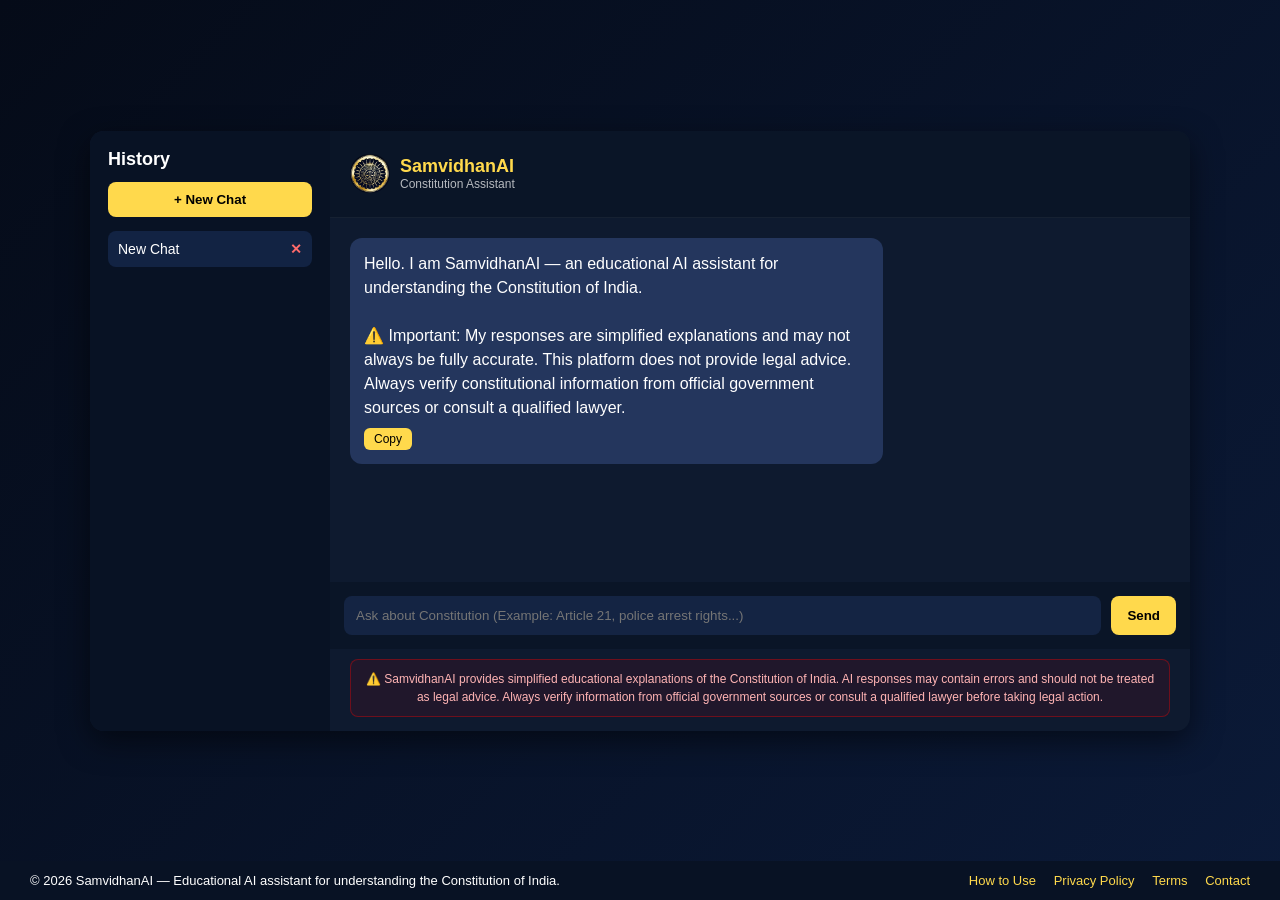
<file: templates/index.html>
<!DOCTYPE html>
<html lang="en">

<head>

<meta charset="UTF-8">

<!-- MOBILE RESPONSIVE -->
<meta name="viewport" content="width=device-width, initial-scale=1.0">

<title>SamvidhanAI</title>

<link rel="stylesheet" href="/static/style.css">

</head>

<body>

<div class="app-container">
<div class="chat-app">

<!-- SIDEBAR -->

<div class="sidebar">

<h3>History</h3>

<button class="new-chat" onclick="newChat()">+ New Chat</button>

<div id="history" class="history"></div>

</div>

<!-- CHAT AREA -->

<div class="chat-main">

<div class="chat-header">

<img src="/static/logo.png" class="logo">

<div>
<div class="title">SamvidhanAI</div>
<div class="subtitle">Constitution Assistant</div>
</div>

</div>

<div id="chat" class="chat"></div>

<div class="input-area">

<input id="user-input"
placeholder="Ask about Constitution (Example: Article 21, police arrest rights...)">

<button id="send-btn">Send</button>

</div>

<!-- LEGAL WARNING -->

<div class="legal-warning">

⚠️ SamvidhanAI provides simplified educational explanations of the Constitution of India.
AI responses may contain errors and should not be treated as legal advice.
Always verify information from official government sources or consult a qualified lawyer before taking legal action.

</div>

</div>
</div>
</div>

<footer class="site-footer">

<div>
© 2026 SamvidhanAI — Educational AI assistant for understanding the Constitution of India.
</div>

<div class="footer-links">
<a href="/how-to-use">How to Use</a>
<a href="/privacy">Privacy Policy</a>
<a href="/terms">Terms</a>
<a href="/contact">Contact</a>
</div>

</footer>

<script>

/* ELEMENTS */

const chat = document.getElementById("chat")
const input = document.getElementById("user-input")
const sendBtn = document.getElementById("send-btn")

/* STORAGE */

let chats = JSON.parse(localStorage.getItem("samvidhan_chats")) || []
let currentChat = null

/* SCROLL */

function scrollDown(){
chat.scrollTop = chat.scrollHeight
}

/* USER MESSAGE */

function addUserMessage(text){

const row = document.createElement("div")
row.className = "user-row"

const bubble = document.createElement("div")
bubble.className = "user-bubble"
bubble.innerText = text

row.appendChild(bubble)
chat.appendChild(row)

scrollDown()
}

/* BOT MESSAGE */

function addBotMessage(text){

const row = document.createElement("div")
row.className = "bot-row"

const bubble = document.createElement("div")
bubble.className = "bot-bubble"
bubble.innerText = text

const copy = document.createElement("button")
copy.className = "copy-btn"
copy.innerText = "Copy"

copy.onclick = () => navigator.clipboard.writeText(text)

bubble.appendChild(document.createElement("br"))
bubble.appendChild(copy)

row.appendChild(bubble)
chat.appendChild(row)

scrollDown()
}

/* TYPING */

function showTyping(){

const row = document.createElement("div")
row.className = "bot-row"
row.id = "typing"

const bubble = document.createElement("div")
bubble.className = "bot-bubble"
bubble.innerText = "Typing..."

row.appendChild(bubble)

chat.appendChild(row)

scrollDown()
}

function removeTyping(){
const t = document.getElementById("typing")
if(t) t.remove()
}

/* SEND MESSAGE */

async function sendMessage(){

const question = input.value.trim()

if(!question) return

addUserMessage(question)

input.value = ""

showTyping()

try{

const response = await fetch(`/api/ask?q=${encodeURIComponent(question)}`)
const data = await response.json()

removeTyping()

addBotMessage(data.answer)

/* SAVE MESSAGE */

if(currentChat){

currentChat.messages.push({ role:"user", text:question })
currentChat.messages.push({ role:"bot", text:data.answer })

if(currentChat.title === "New Chat"){
currentChat.title = question.substring(0,30)
}

localStorage.setItem("samvidhan_chats", JSON.stringify(chats))
renderHistory()

}

}catch(err){

removeTyping()
addBotMessage("Server error. Please try again.")

}

}

/* NEW CHAT */

function newChat(){

currentChat = {
title:"New Chat",
messages:[]
}

chats.unshift(currentChat)

localStorage.setItem("samvidhan_chats", JSON.stringify(chats))

chat.innerHTML=""

/* STARTUP DISCLAIMER MESSAGE */

addBotMessage(
"Hello. I am SamvidhanAI — an educational AI assistant for understanding the Constitution of India.\n\n⚠️ Important: My responses are simplified explanations and may not always be fully accurate. This platform does not provide legal advice. Always verify constitutional information from official government sources or consult a qualified lawyer."
)

renderHistory()

}

/* LOAD CHAT */

function loadChat(index){

currentChat = chats[index]

chat.innerHTML=""

currentChat.messages.forEach(msg=>{

if(msg.role === "user"){
addUserMessage(msg.text)
}else{
addBotMessage(msg.text)
}

})

}

/* RENAME CHAT */

function renameChat(index){

let newName = prompt("Rename chat:", chats[index].title)

if(newName && newName.trim() !== ""){
chats[index].title = newName.trim()
localStorage.setItem("samvidhan_chats", JSON.stringify(chats))
renderHistory()
}

}

/* DELETE CHAT */

function deleteChat(index){

if(!confirm("Delete this chat?")) return

chats.splice(index,1)

localStorage.setItem("samvidhan_chats", JSON.stringify(chats))

if(chats.length === 0){
newChat()
}else{
currentChat = chats[0]
loadChat(0)
}

renderHistory()

}

/* HISTORY */

function renderHistory(){

const box = document.getElementById("history")
box.innerHTML=""

chats.forEach((c,index)=>{

const item = document.createElement("div")
item.className = "history-item"
item.style.display = "flex"
item.style.justifyContent = "space-between"
item.style.alignItems = "center"

const title = document.createElement("span")
title.innerText = c.title
title.style.cursor = "pointer"
title.onclick = () => loadChat(index)
title.ondblclick = () => renameChat(index)

const del = document.createElement("span")
del.innerText = "✕"
del.style.color = "#ff6b6b"
del.style.cursor = "pointer"
del.style.fontWeight = "bold"
del.onclick = (e)=>{
e.stopPropagation()
deleteChat(index)
}

item.appendChild(title)
item.appendChild(del)

box.appendChild(item)

})

}

/* EVENTS */

sendBtn.onclick = sendMessage

input.addEventListener("keypress", function(e){
if(e.key === "Enter"){
sendMessage()
}
})

/* INIT */

renderHistory()

if(chats.length === 0){
newChat()
}else{
currentChat = chats[0]
loadChat(0)
}

</script>

</body>
</html>
</file>
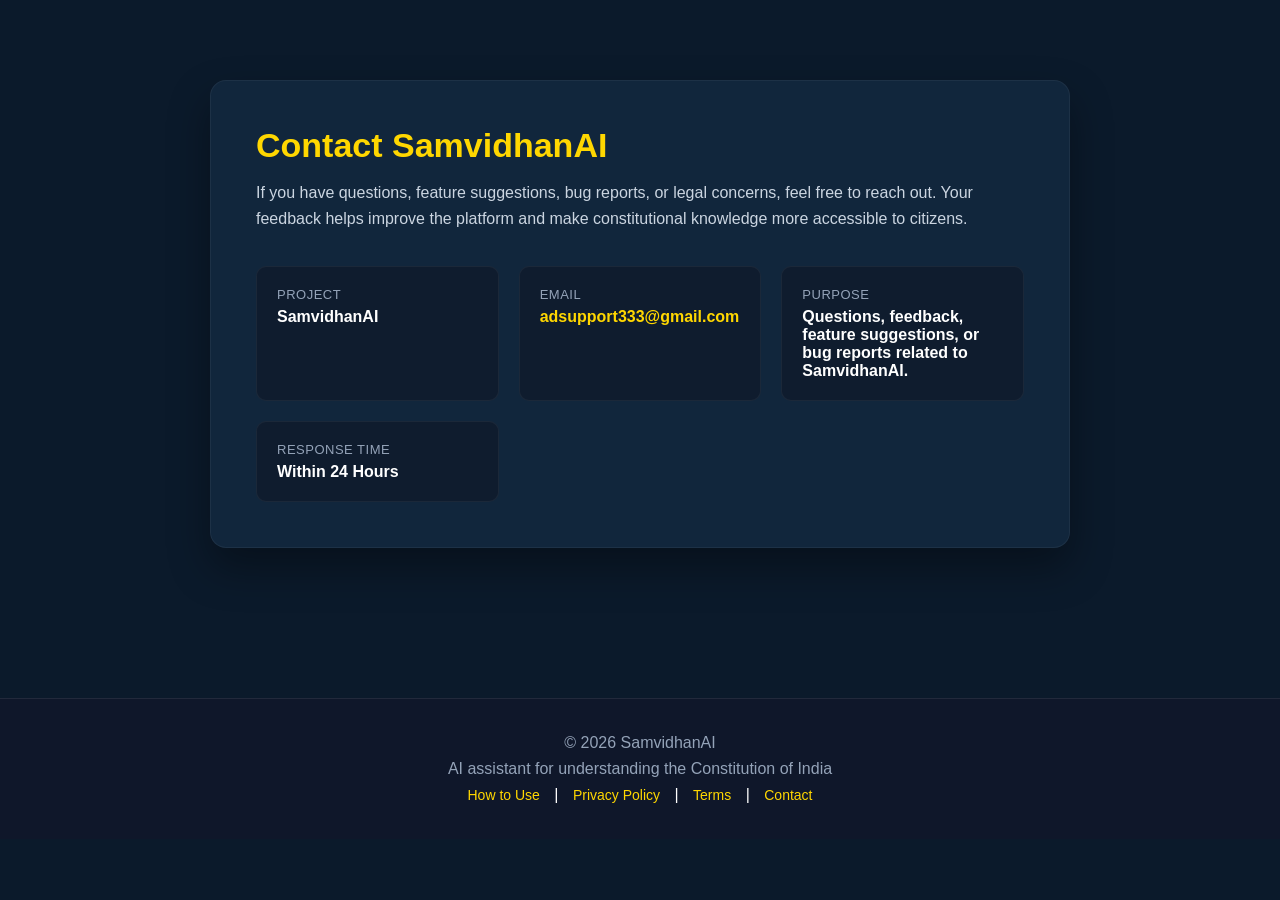
<file: templates/contact.html>
<!DOCTYPE html>
<html lang="en">

<head>

<meta charset="UTF-8">
<meta name="viewport" content="width=device-width, initial-scale=1.0">

<title>Contact | SamvidhanAI</title>

<style>

*{
box-sizing:border-box;
margin:0;
padding:0;
font-family:Segoe UI,Arial,sans-serif;
}

body{
background:#0b1a2b;
color:#ffffff;
}

/* MAIN CONTAINER */

.container{
max-width:900px;
margin:auto;
padding:80px 20px;
}

/* CONTACT CARD */

.contact-card{
background:#11263c;
padding:45px;
border-radius:16px;
box-shadow:0 20px 40px rgba(0,0,0,0.35);
border:1px solid rgba(255,255,255,0.05);
}

/* TITLES */

h1{
font-size:34px;
margin-bottom:15px;
color:#ffd700;
}

.subtitle{
color:#cbd5e1;
margin-bottom:35px;
line-height:1.6;
}

/* GRID */

.info-grid{
display:grid;
grid-template-columns:repeat(auto-fit,minmax(220px,1fr));
gap:20px;
}

/* INFO BOX */

.info-box{
background:#0f1c2e;
padding:20px;
border-radius:10px;
border:1px solid rgba(255,255,255,0.05);
}

/* LABEL */

.label{
font-size:13px;
color:#94a3b8;
margin-bottom:6px;
text-transform:uppercase;
letter-spacing:0.5px;
}

/* VALUE */

.value{
font-size:16px;
font-weight:600;
color:#ffffff;
word-break:break-word;
}

.value a{
text-decoration:none;
color:#ffd700;
}

.value a:hover{
text-decoration:underline;
}

/* FOOTER */

footer{
margin-top:70px;
background:#0f172a;
color:white;
padding:35px;
text-align:center;
border-top:1px solid rgba(255,255,255,0.08);
}

footer a{
color:#ffd700;
margin:0 10px;
text-decoration:none;
font-size:14px;
}

footer a:hover{
text-decoration:underline;
}

footer p{
margin-bottom:8px;
color:#94a3b8;
}

</style>

</head>

<body>

<div class="container">

<div class="contact-card">

<h1>Contact SamvidhanAI</h1>

<p class="subtitle">
If you have questions, feature suggestions, bug reports, or legal concerns,
feel free to reach out. Your feedback helps improve the platform and make
constitutional knowledge more accessible to citizens.
</p>

<div class="info-grid">

<div class="info-box">
<div class="label">Project</div>
<div class="value">SamvidhanAI</div>
</div>

<div class="info-box">
<div class="label">Email</div>
<div class="value">
<a href="mailto:adsupport333@gmail.com">
adsupport333@gmail.com
</a>
</div>
</div>

<div class="info-box">
<div class="label">Purpose</div>
<div class="value">
Questions, feedback, feature suggestions, or bug reports related to SamvidhanAI.
</div>
</div>

<div class="info-box">
<div class="label">Response Time</div>
<div class="value">Within 24 Hours</div>
</div>

</div>

</div>

</div>

<footer>

<p>© 2026 SamvidhanAI</p>
<p>AI assistant for understanding the Constitution of India</p>

<a href="/how-to-use">How to Use</a> |
<a href="/privacy">Privacy Policy</a> |
<a href="/terms">Terms</a> |
<a href="/contact">Contact</a>

</footer>

</body>
</html>
</file>
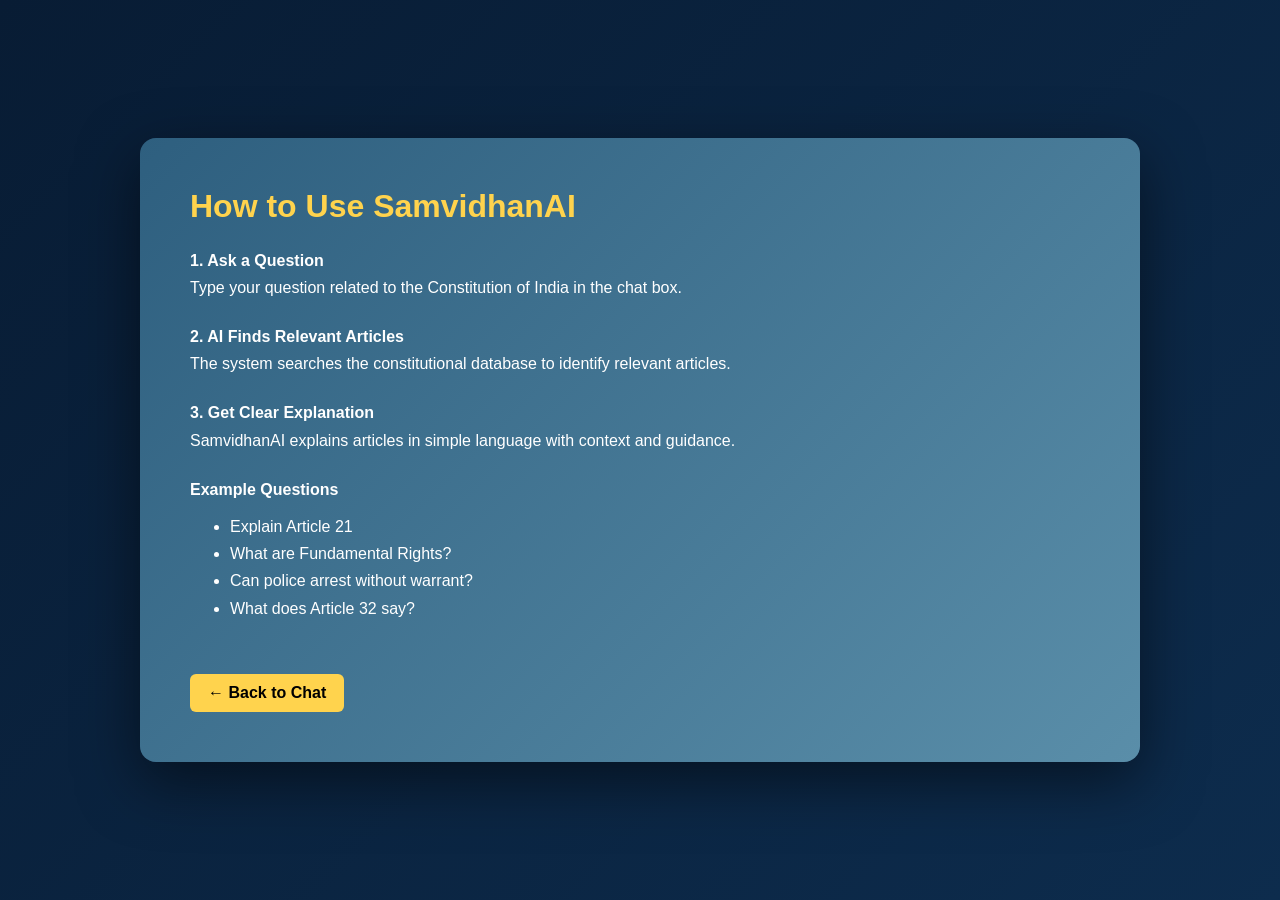
<file: templates/how-to-use.html>
<!DOCTYPE html>
<html lang="en">
<head>

<meta charset="UTF-8">
<title>How to Use | SamvidhanAI</title>

<style>

body{
margin:0;
font-family:Segoe UI,Arial;
background:linear-gradient(135deg,#081c34,#0d2c4d);
color:white;
min-height:100vh;
display:flex;
align-items:center;
justify-content:center;
}

.container{
width:900px;
background:linear-gradient(135deg,#2e5f7f,#5a8ea9);
padding:50px;
border-radius:16px;
box-shadow:0 20px 60px rgba(0,0,0,.5);
}

h1{
color:#ffd34d;
margin-top:0;
}

.section{
margin-bottom:22px;
line-height:1.7;
}

ul{
margin-top:10px;
}

.back{
margin-top:30px;
display:inline-block;
background:#ffd34d;
color:black;
padding:10px 18px;
border-radius:6px;
text-decoration:none;
font-weight:bold;
}

</style>

</head>

<body>

<div class="container">

<h1>How to Use SamvidhanAI</h1>

<div class="section">
<b>1. Ask a Question</b><br>
Type your question related to the Constitution of India in the chat box.
</div>

<div class="section">
<b>2. AI Finds Relevant Articles</b><br>
The system searches the constitutional database to identify relevant articles.
</div>

<div class="section">
<b>3. Get Clear Explanation</b><br>
SamvidhanAI explains articles in simple language with context and guidance.
</div>

<div class="section">
<b>Example Questions</b>
<ul>
<li>Explain Article 21</li>
<li>What are Fundamental Rights?</li>
<li>Can police arrest without warrant?</li>
<li>What does Article 32 say?</li>
</ul>
</div>

<a class="back" href="/">← Back to Chat</a>

</div>

</body>
</html>
</file>
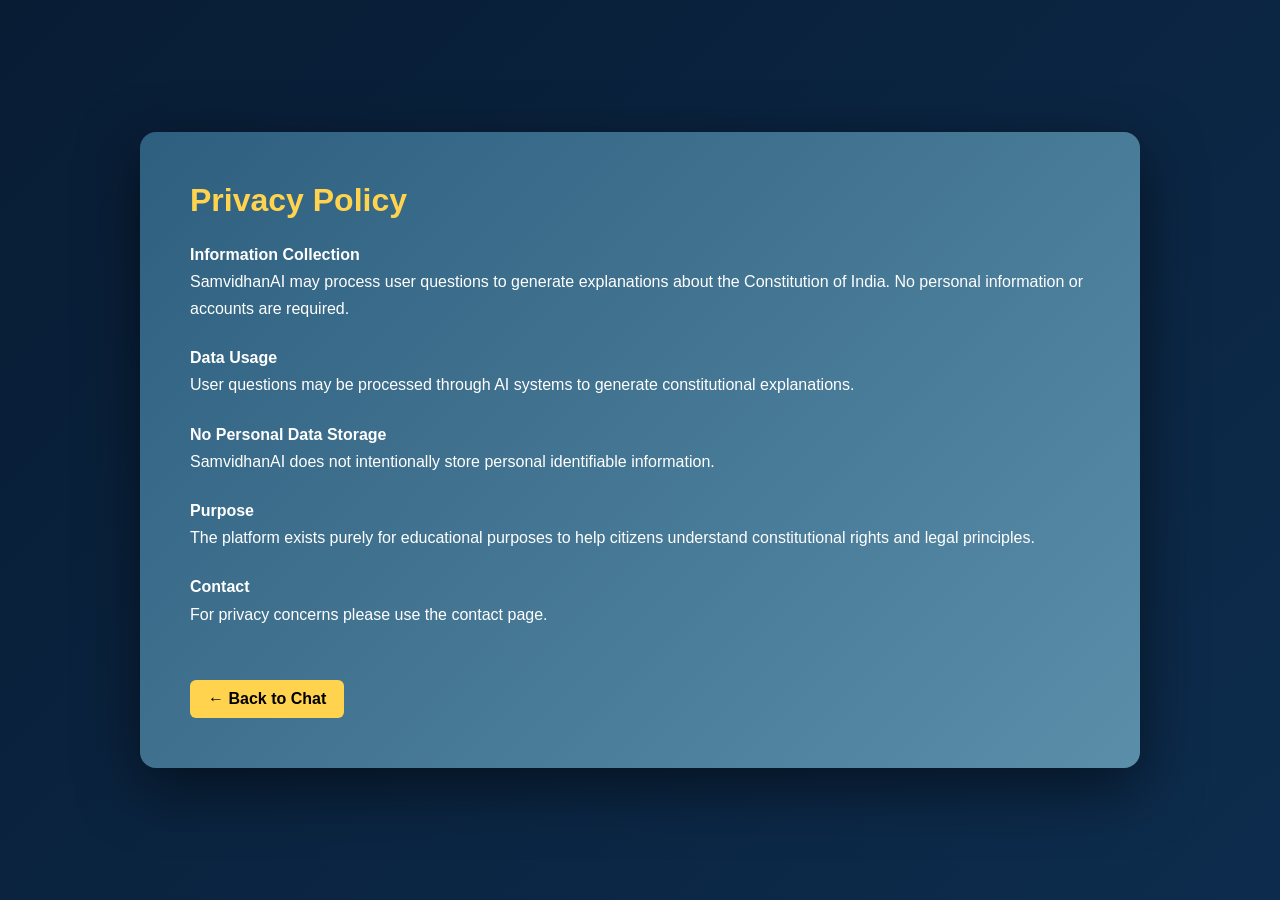
<file: templates/privacy.html>
<!DOCTYPE html>
<html lang="en">
<head>

<meta charset="UTF-8">
<title>Privacy Policy | SamvidhanAI</title>

<style>

body{
margin:0;
font-family:Segoe UI,Arial;
background:linear-gradient(135deg,#081c34,#0d2c4d);
color:white;
min-height:100vh;
display:flex;
align-items:center;
justify-content:center;
}

.container{
width:900px;
background:linear-gradient(135deg,#2e5f7f,#5a8ea9);
padding:50px;
border-radius:16px;
box-shadow:0 20px 60px rgba(0,0,0,.5);
}

h1{
color:#ffd34d;
margin-top:0;
}

.section{
margin-bottom:22px;
line-height:1.7;
}

.back{
margin-top:30px;
display:inline-block;
background:#ffd34d;
color:black;
padding:10px 18px;
border-radius:6px;
text-decoration:none;
font-weight:bold;
}

</style>

</head>

<body>

<div class="container">

<h1>Privacy Policy</h1>

<div class="section">
<b>Information Collection</b><br>
SamvidhanAI may process user questions to generate explanations about the Constitution of India.
No personal information or accounts are required.
</div>

<div class="section">
<b>Data Usage</b><br>
User questions may be processed through AI systems to generate constitutional explanations.
</div>

<div class="section">
<b>No Personal Data Storage</b><br>
SamvidhanAI does not intentionally store personal identifiable information.
</div>

<div class="section">
<b>Purpose</b><br>
The platform exists purely for educational purposes to help citizens understand constitutional rights and legal principles.
</div>

<div class="section">
<b>Contact</b><br>
For privacy concerns please use the contact page.
</div>

<a class="back" href="/">← Back to Chat</a>

</div>

</body>

</html>
</file>
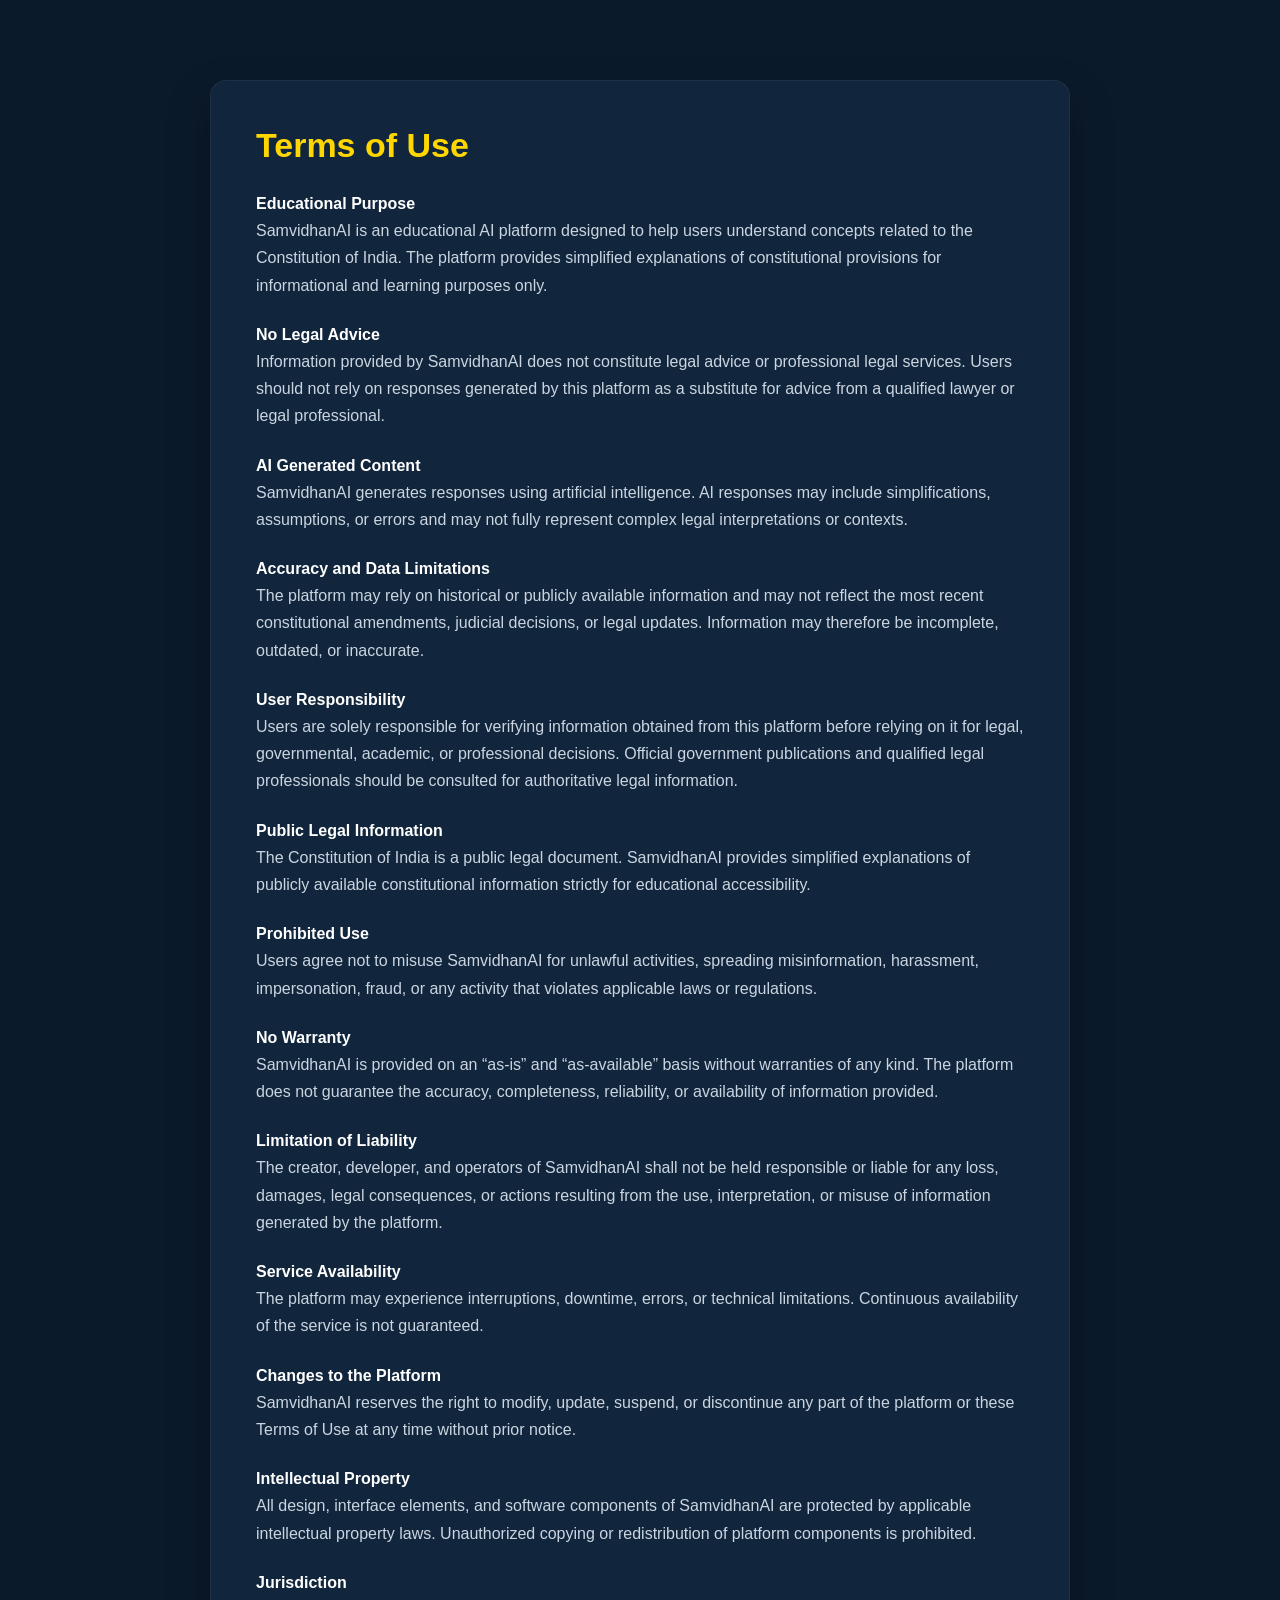
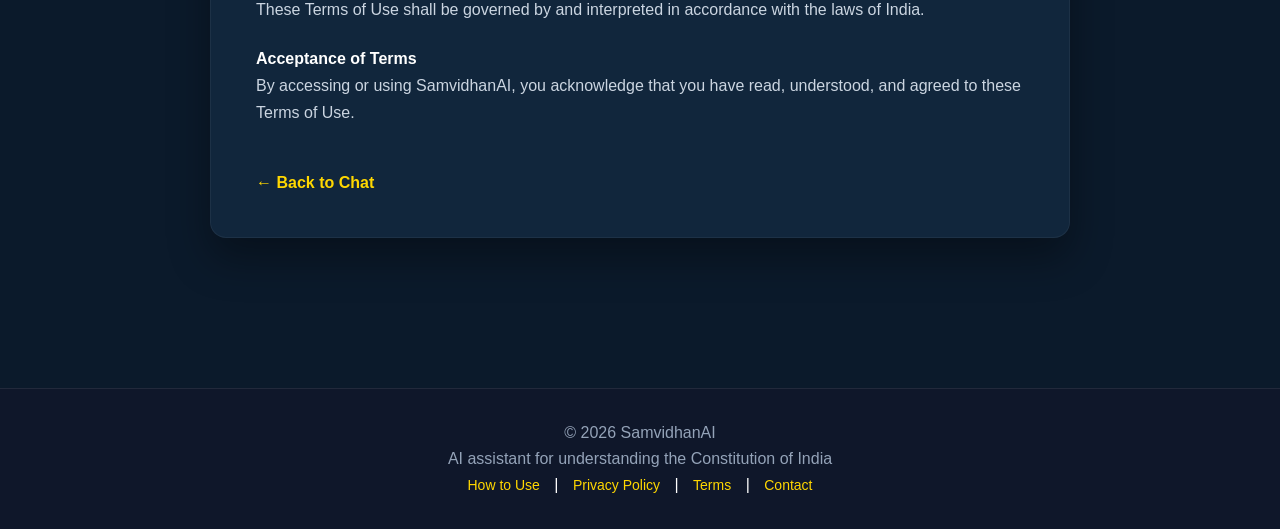
<file: templates/terms.html>
<!DOCTYPE html>
<html lang="en">

<head>

<meta charset="UTF-8">
<meta name="viewport" content="width=device-width, initial-scale=1.0">

<title>Terms of Use | SamvidhanAI</title>

<style>

*{
box-sizing:border-box;
margin:0;
padding:0;
font-family:Segoe UI,Arial,sans-serif;
}

body{
background:#0b1a2b;
color:#ffffff;
}

.container{
max-width:900px;
margin:auto;
padding:80px 20px;
}

.card{
background:#11263c;
padding:45px;
border-radius:16px;
box-shadow:0 20px 40px rgba(0,0,0,0.35);
border:1px solid rgba(255,255,255,0.05);
}

h1{
font-size:34px;
margin-bottom:25px;
color:#ffd700;
}

.section{
margin-bottom:22px;
line-height:1.7;
color:#cbd5e1;
}

.section b{
color:#ffffff;
}

.back-btn{
display:inline-block;
margin-top:25px;
color:#ffd700;
text-decoration:none;
font-weight:bold;
}

footer{
margin-top:70px;
background:#0f172a;
color:white;
padding:35px;
text-align:center;
border-top:1px solid rgba(255,255,255,0.08);
}

footer a{
color:#ffd700;
margin:0 10px;
text-decoration:none;
font-size:14px;
}

footer a:hover{
text-decoration:underline;
}

footer p{
margin-bottom:8px;
color:#94a3b8;
}

</style>

</head>

<body>

<div class="container">

<div class="card">

<h1>Terms of Use</h1>

<div class="section">
<b>Educational Purpose</b><br>
SamvidhanAI is an educational AI platform designed to help users understand concepts related to the Constitution of India. The platform provides simplified explanations of constitutional provisions for informational and learning purposes only.
</div>

<div class="section">
<b>No Legal Advice</b><br>
Information provided by SamvidhanAI does not constitute legal advice or professional legal services. Users should not rely on responses generated by this platform as a substitute for advice from a qualified lawyer or legal professional.
</div>

<div class="section">
<b>AI Generated Content</b><br>
SamvidhanAI generates responses using artificial intelligence. AI responses may include simplifications, assumptions, or errors and may not fully represent complex legal interpretations or contexts.
</div>

<div class="section">
<b>Accuracy and Data Limitations</b><br>
The platform may rely on historical or publicly available information and may not reflect the most recent constitutional amendments, judicial decisions, or legal updates. Information may therefore be incomplete, outdated, or inaccurate.
</div>

<div class="section">
<b>User Responsibility</b><br>
Users are solely responsible for verifying information obtained from this platform before relying on it for legal, governmental, academic, or professional decisions. Official government publications and qualified legal professionals should be consulted for authoritative legal information.
</div>

<div class="section">
<b>Public Legal Information</b><br>
The Constitution of India is a public legal document. SamvidhanAI provides simplified explanations of publicly available constitutional information strictly for educational accessibility.
</div>

<div class="section">
<b>Prohibited Use</b><br>
Users agree not to misuse SamvidhanAI for unlawful activities, spreading misinformation, harassment, impersonation, fraud, or any activity that violates applicable laws or regulations.
</div>

<div class="section">
<b>No Warranty</b><br>
SamvidhanAI is provided on an “as-is” and “as-available” basis without warranties of any kind. The platform does not guarantee the accuracy, completeness, reliability, or availability of information provided.
</div>

<div class="section">
<b>Limitation of Liability</b><br>
The creator, developer, and operators of SamvidhanAI shall not be held responsible or liable for any loss, damages, legal consequences, or actions resulting from the use, interpretation, or misuse of information generated by the platform.
</div>

<div class="section">
<b>Service Availability</b><br>
The platform may experience interruptions, downtime, errors, or technical limitations. Continuous availability of the service is not guaranteed.
</div>

<div class="section">
<b>Changes to the Platform</b><br>
SamvidhanAI reserves the right to modify, update, suspend, or discontinue any part of the platform or these Terms of Use at any time without prior notice.
</div>

<div class="section">
<b>Intellectual Property</b><br>
All design, interface elements, and software components of SamvidhanAI are protected by applicable intellectual property laws. Unauthorized copying or redistribution of platform components is prohibited.
</div>

<div class="section">
<b>Jurisdiction</b><br>
These Terms of Use shall be governed by and interpreted in accordance with the laws of India.
</div>

<div class="section">
<b>Acceptance of Terms</b><br>
By accessing or using SamvidhanAI, you acknowledge that you have read, understood, and agreed to these Terms of Use.
</div>

<a class="back-btn" href="/">← Back to Chat</a>

</div>

</div>

<footer>

<p>© 2026 SamvidhanAI</p>
<p>AI assistant for understanding the Constitution of India</p>

<a href="/how-to-use">How to Use</a> |
<a href="/privacy">Privacy Policy</a> |
<a href="/terms">Terms</a> |
<a href="/contact">Contact</a>

</footer>

</body>
</html>
</file>
<file: static/style.css>
*{
margin:0;
padding:0;
box-sizing:border-box;
font-family:Segoe UI, sans-serif;
}

body{
min-height:100vh;
background:linear-gradient(135deg,#050b18,#0b1a38);
display:flex;
flex-direction:column;
color:white;
overflow-x:hidden;
}

/* MAIN APP */

.app-container{
flex:1;
display:flex;
justify-content:center;
align-items:center;
padding:30px;
width:100%;
}

/* CHAT APP */

.chat-app{
width:100%;
max-width:1100px;
height:600px;
background:#0e1a2f;
border-radius:14px;
display:flex;
overflow:hidden;
box-shadow:0 10px 30px rgba(0,0,0,0.5);
}

/* SIDEBAR */

.sidebar{
width:240px;
background:#081224;
display:flex;
flex-direction:column;
padding:18px;
}

.sidebar h3{
margin-bottom:12px;
font-size:18px;
}

.new-chat{
background:#ffd94c;
border:none;
padding:10px;
border-radius:8px;
cursor:pointer;
margin-bottom:14px;
font-weight:600;
}

.history{
flex:1;
overflow-y:auto;
}

.history-item{
background:#122343;
padding:10px;
border-radius:8px;
margin-bottom:8px;
cursor:pointer;
font-size:14px;
}

/* MAIN CHAT */

.chat-main{
flex:1;
display:flex;
flex-direction:column;
}

/* HEADER */

.chat-header{
display:flex;
align-items:center;
gap:10px;
padding:15px 20px;
background:#0a1527;
border-bottom:1px solid rgba(255,255,255,0.05);
}

.chat-header img{
width:40px;
}

.title{
font-size:18px;
font-weight:700;
color:#ffd94c;
}

.subtitle{
font-size:12px;
opacity:.7;
}

/* CHAT AREA */

.chat{
flex:1;
padding:20px;
overflow-y:auto;
display:flex;
flex-direction:column;
gap:16px;
}

/* MESSAGES */

.user-row{
display:flex;
justify-content:flex-end;
}

.bot-row{
display:flex;
justify-content:flex-start;
}

.user-bubble{
background:linear-gradient(135deg,#4cc3ff,#6be0ff);
color:#00253c;
padding:10px 14px;
border-radius:12px;
max-width:60%;
word-wrap:break-word;
}

.bot-bubble{
background:#24365d;
padding:14px;
border-radius:12px;
max-width:65%;
line-height:1.5;
word-wrap:break-word;
}

.copy-btn{
margin-top:8px;
background:#ffd94c;
border:none;
padding:4px 10px;
border-radius:6px;
font-size:12px;
cursor:pointer;
}

/* INPUT AREA */

.input-area{
display:flex;
padding:14px;
background:#0a1527;
gap:10px;
}

.input-area input{
flex:1;
padding:12px;
border:none;
border-radius:8px;
background:#142443;
color:white;
}

.input-area button{
background:#ffd94c;
border:none;
padding:10px 16px;
border-radius:8px;
font-weight:600;
cursor:pointer;
}

/* LEGAL WARNING (NEW) */

.legal-warning{
margin:10px 20px 14px;
padding:10px 14px;
font-size:12px;
line-height:1.5;
text-align:center;
color:#ffb4b4;
background:rgba(255,0,0,0.08);
border:1px solid rgba(255,0,0,0.35);
border-radius:8px;
}

/* FOOTER */

.site-footer{
background:#081224;
padding:12px 30px;
font-size:13px;
display:flex;
justify-content:space-between;
align-items:center;
flex-wrap:wrap;
gap:10px;
}

.footer-links a{
color:#ffd94c;
margin-left:14px;
text-decoration:none;
}

/* INFO PAGES */

.page-container{
display:flex;
justify-content:center;
align-items:center;
min-height:100vh;
padding:40px;
}

.info-card{
max-width:900px;
background:linear-gradient(135deg,#0e1b2e,#173a57);
padding:40px;
border-radius:16px;
box-shadow:0 20px 40px rgba(0,0,0,0.5);
}

.info-card h1{
font-size:36px;
margin-bottom:20px;
}

.info-card h2{
margin-top:30px;
margin-bottom:10px;
}

.info-grid{
display:grid;
grid-template-columns:repeat(auto-fit,minmax(200px,1fr));
gap:20px;
margin-top:15px;
}

.info-box{
background:#12273d;
padding:20px;
border-radius:12px;
}

.example-list{
margin-top:10px;
}

.back-btn{
display:inline-block;
margin-top:25px;
color:#ffd54a;
text-decoration:none;
font-weight:bold;
}

/* LOGO */

.logo{
height:56px;
width:56px;
object-fit:contain;
display:block;
position:relative;
border-radius:50%;
z-index:1;
}

.logo::before{
content:"";
position:absolute;
top:-12px;
left:-12px;
right:-12px;
bottom:-12px;
border-radius:50%;
background:radial-gradient(circle, rgba(255,210,80,0.55) 0%, rgba(255,210,80,0.25) 35%, rgba(255,210,80,0.1) 55%, transparent 70%);
filter:blur(8px);
z-index:-1;
}

/* MOBILE RESPONSIVE */

@media (max-width:768px){

.app-container{
padding:10px;
}

.chat-app{
flex-direction:column;
height:auto;
min-height:80vh;
}

.sidebar{
width:100%;
flex-direction:row;
overflow-x:auto;
gap:10px;
}

.history{
display:flex;
gap:10px;
overflow-x:auto;
}

.history-item{
min-width:120px;
}

.chat{
padding:15px;
}

.user-bubble,
.bot-bubble{
max-width:90%;
}

.input-area{
flex-direction:column;
}

.input-area button{
width:100%;
}

.site-footer{
flex-direction:column;
text-align:center;
}

.footer-links a{
margin:0 8px;
}

}
</file>
